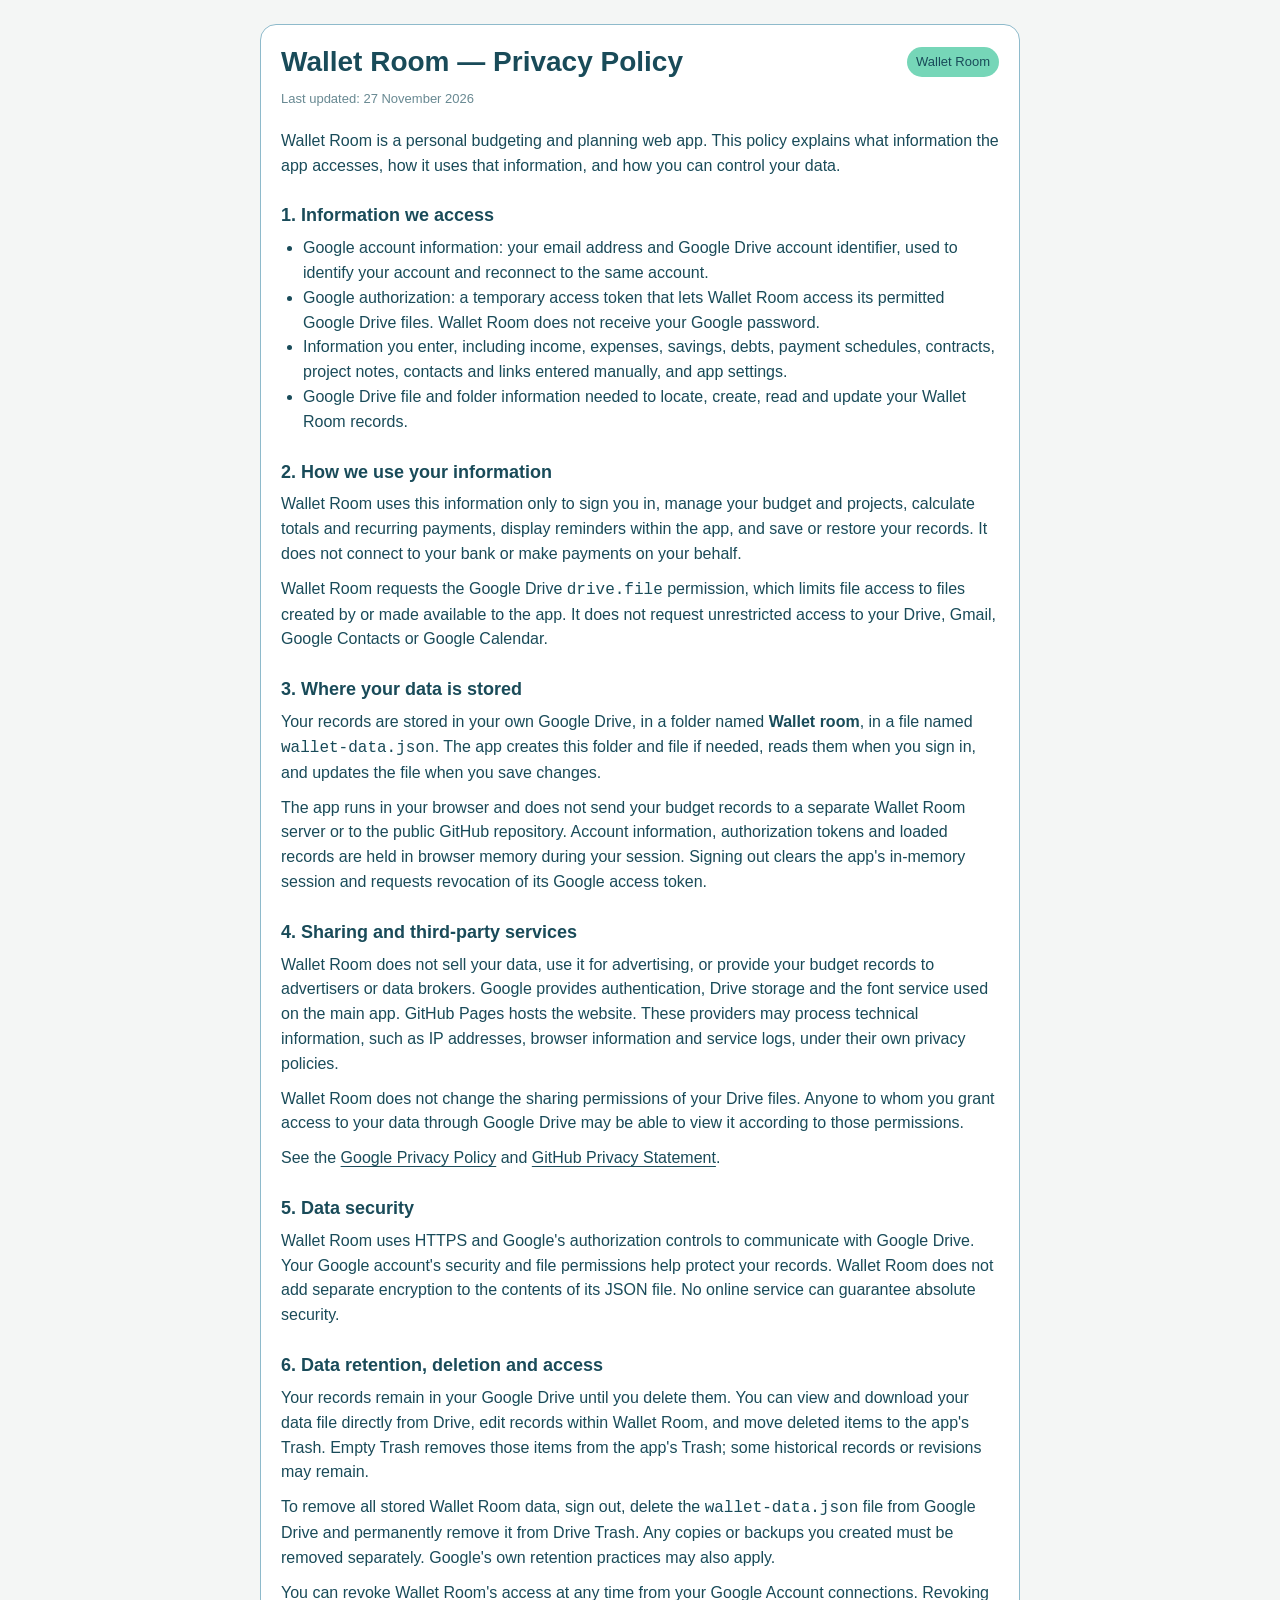
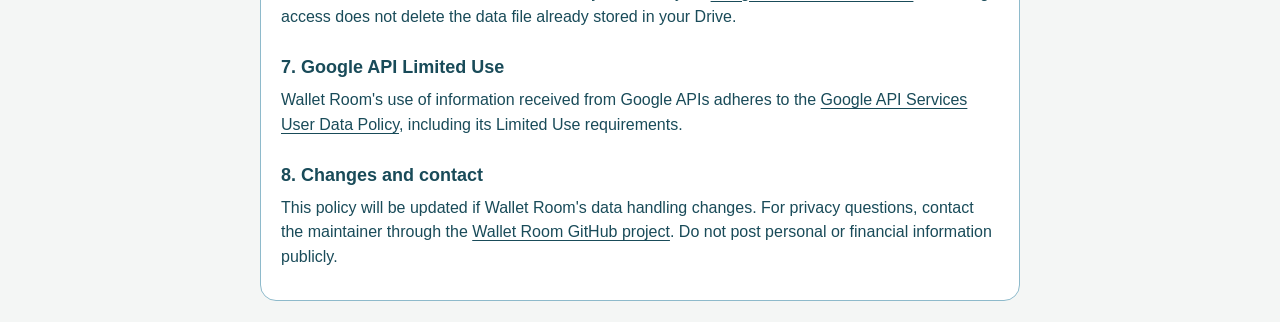
<file: privacy.html>
<!doctype html>
<html lang="en">
<head>
<meta charset="utf-8">
<meta name="viewport" content="width=device-width, initial-scale=1">
<title>Privacy Policy | Wallet Room</title>
<style>
:root { --teal:#194b59; --orange:#76d6b8; --paper:#f4f6f5; --white:#fff; --unit:calc(.75 * min(100vw / 1920, 100dvh / 1080, 1px)); --card:calc(22 * var(--unit)); --gap:calc(21.3333 * var(--unit)); --radius:calc(32 * var(--unit)); }
* { box-sizing:border-box; }
body { margin:0; min-height:100dvh; padding:24px; background:var(--paper); color:var(--teal); font-family:'Google Sans',Arial,sans-serif; font-size:16px; line-height:1.55; }
main { max-width:760px; margin:0 auto; background:var(--white); border:1px solid #8ebacb; border-radius:var(--radius); padding:max(20px,var(--card)); }
header { display:flex; align-items:center; justify-content:space-between; gap:10px; flex-wrap:wrap; }
h1 { font-size:28px; line-height:1.2; margin:0; font-weight:600; }
h2 { font-size:18px; font-weight:600; margin:24px 0 6px; }
p,ul { margin:0 0 10px; }
ul { padding-left:22px; }
a { color:inherit; text-underline-offset:3px; overflow-wrap:anywhere; }
a.home { background:var(--orange); border-radius:9999px; padding:5px 9px; font-size:13px; text-decoration:none; }
a:focus-visible { outline:3px solid #f7ff81; outline-offset:2px; }
.updated { font-size:13px; opacity:.65; margin:10px 0 20px; }
@media(max-width:600px){:root { --unit:calc(.75 * min(100vw / 412, 100dvh / 891, 1px)); }body { padding:12px; }h1 { font-size:24px; }}
</style>
</head>
<body>
<main>
<header><h1>Wallet Room — Privacy Policy</h1><a class="home" href="./">Wallet Room</a></header>
<p class="updated">Last updated: 27 November 2026</p>
<p>Wallet Room is a personal budgeting and planning web app. This policy explains what information the app accesses, how it uses that information, and how you can control your data.</p>
<h2>1. Information we access</h2>
<ul>
<li>Google account information: your email address and Google Drive account identifier, used to identify your account and reconnect to the same account.</li>
<li>Google authorization: a temporary access token that lets Wallet Room access its permitted Google Drive files. Wallet Room does not receive your Google password.</li>
<li>Information you enter, including income, expenses, savings, debts, payment schedules, contracts, project notes, contacts and links entered manually, and app settings.</li>
<li>Google Drive file and folder information needed to locate, create, read and update your Wallet Room records.</li>
</ul>
<h2>2. How we use your information</h2>
<p>Wallet Room uses this information only to sign you in, manage your budget and projects, calculate totals and recurring payments, display reminders within the app, and save or restore your records. It does not connect to your bank or make payments on your behalf.</p>
<p>Wallet Room requests the Google Drive <code>drive.file</code> permission, which limits file access to files created by or made available to the app. It does not request unrestricted access to your Drive, Gmail, Google Contacts or Google Calendar.</p>
<h2>3. Where your data is stored</h2>
<p>Your records are stored in your own Google Drive, in a folder named <strong>Wallet room</strong>, in a file named <code>wallet-data.json</code>. The app creates this folder and file if needed, reads them when you sign in, and updates the file when you save changes.</p>
<p>The app runs in your browser and does not send your budget records to a separate Wallet Room server or to the public GitHub repository. Account information, authorization tokens and loaded records are held in browser memory during your session. Signing out clears the app's in-memory session and requests revocation of its Google access token.</p>
<h2>4. Sharing and third-party services</h2>
<p>Wallet Room does not sell your data, use it for advertising, or provide your budget records to advertisers or data brokers. Google provides authentication, Drive storage and the font service used on the main app. GitHub Pages hosts the website. These providers may process technical information, such as IP addresses, browser information and service logs, under their own privacy policies.</p>
<p>Wallet Room does not change the sharing permissions of your Drive files. Anyone to whom you grant access to your data through Google Drive may be able to view it according to those permissions.</p>
<p>See the <a href="https://policies.google.com/privacy">Google Privacy Policy</a> and <a href="https://docs.github.com/en/site-policy/privacy-policies/github-general-privacy-statement">GitHub Privacy Statement</a>.</p>
<h2>5. Data security</h2>
<p>Wallet Room uses HTTPS and Google's authorization controls to communicate with Google Drive. Your Google account's security and file permissions help protect your records. Wallet Room does not add separate encryption to the contents of its JSON file. No online service can guarantee absolute security.</p>
<h2>6. Data retention, deletion and access</h2>
<p>Your records remain in your Google Drive until you delete them. You can view and download your data file directly from Drive, edit records within Wallet Room, and move deleted items to the app's Trash. Empty Trash removes those items from the app's Trash; some historical records or revisions may remain.</p>
<p>To remove all stored Wallet Room data, sign out, delete the <code>wallet-data.json</code> file from Google Drive and permanently remove it from Drive Trash. Any copies or backups you created must be removed separately. Google's own retention practices may also apply.</p>
<p>You can revoke Wallet Room's access at any time from your <a href="https://myaccount.google.com/connections">Google Account connections</a>. Revoking access does not delete the data file already stored in your Drive.</p>
<h2>7. Google API Limited Use</h2>
<p>Wallet Room's use of information received from Google APIs adheres to the <a href="https://developers.google.com/terms/api-services-user-data-policy">Google API Services User Data Policy</a>, including its Limited Use requirements.</p>
<h2>8. Changes and contact</h2>
<p>This policy will be updated if Wallet Room's data handling changes. For privacy questions, contact the maintainer through the <a href="https://github.com/dezinerj82/Wallet-room">Wallet Room GitHub project</a>. Do not post personal or financial information publicly.</p>
</main>
</body>
</html>
</file>
